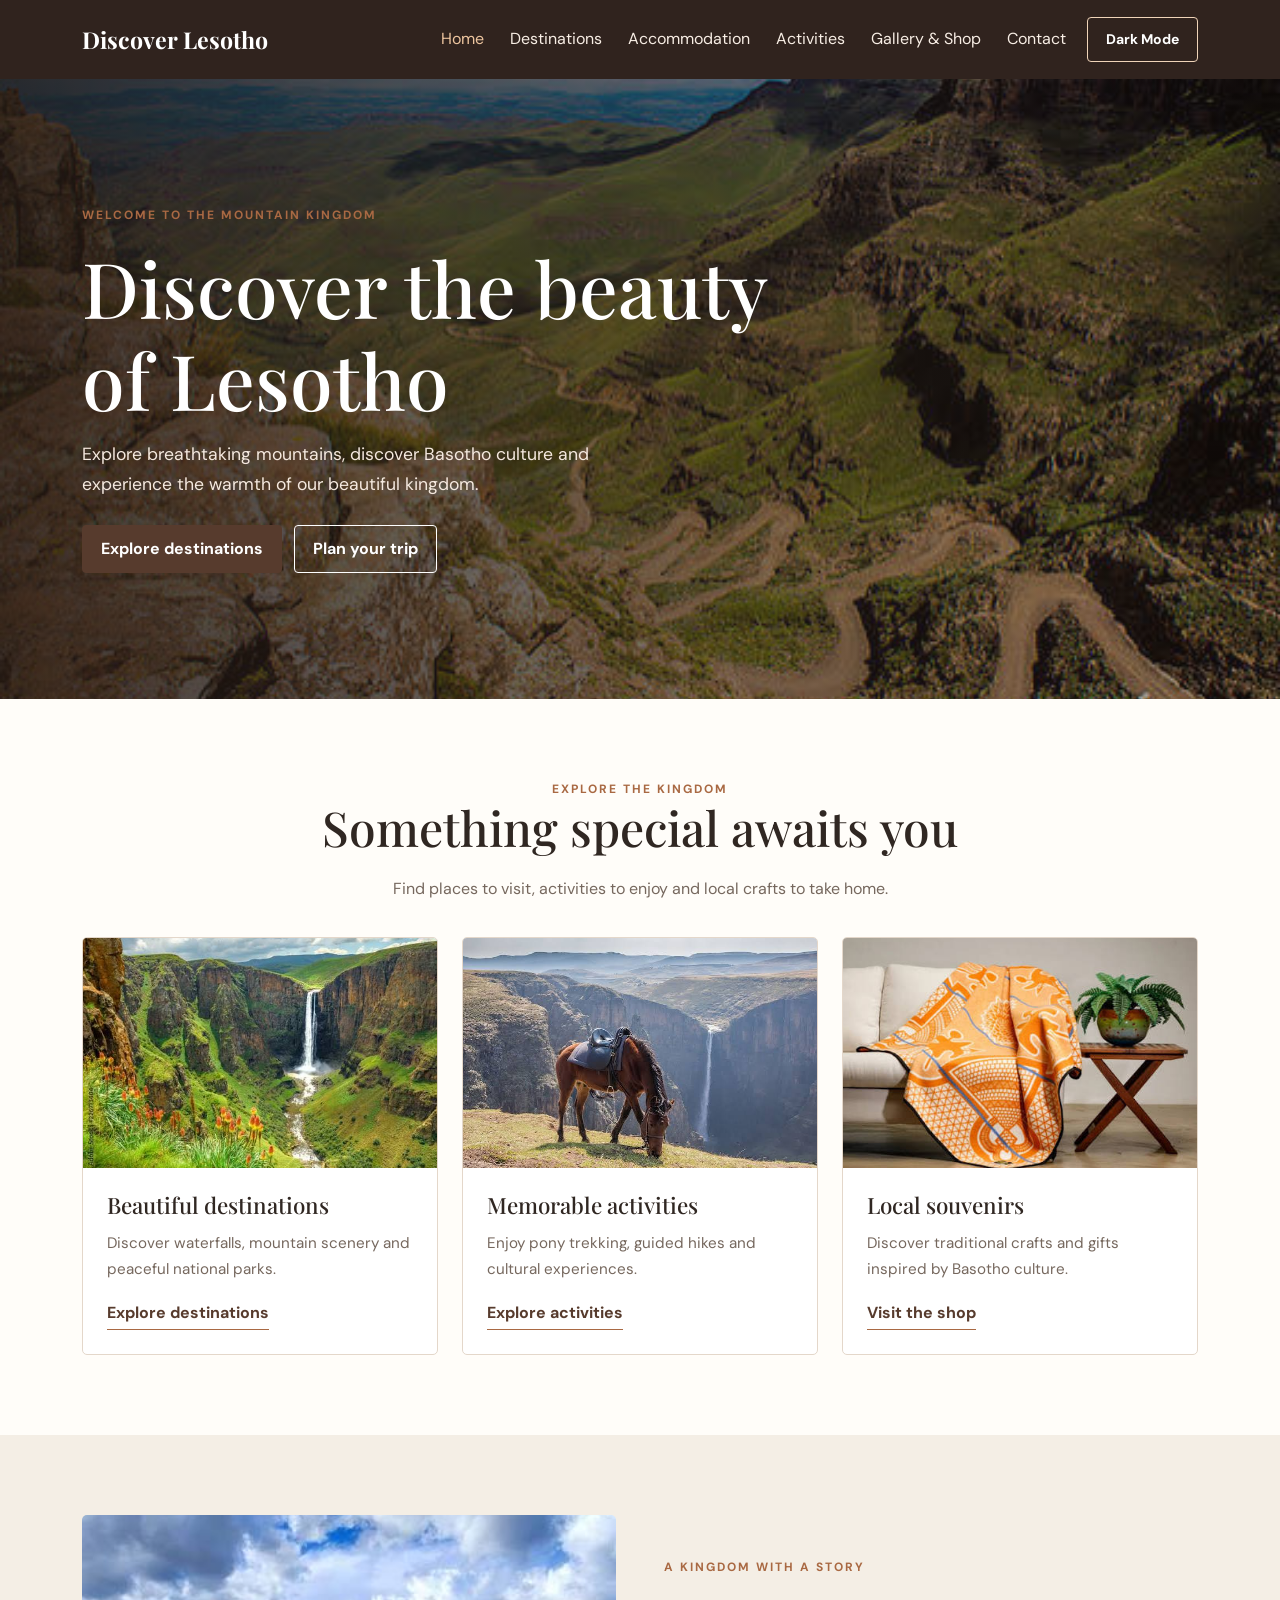
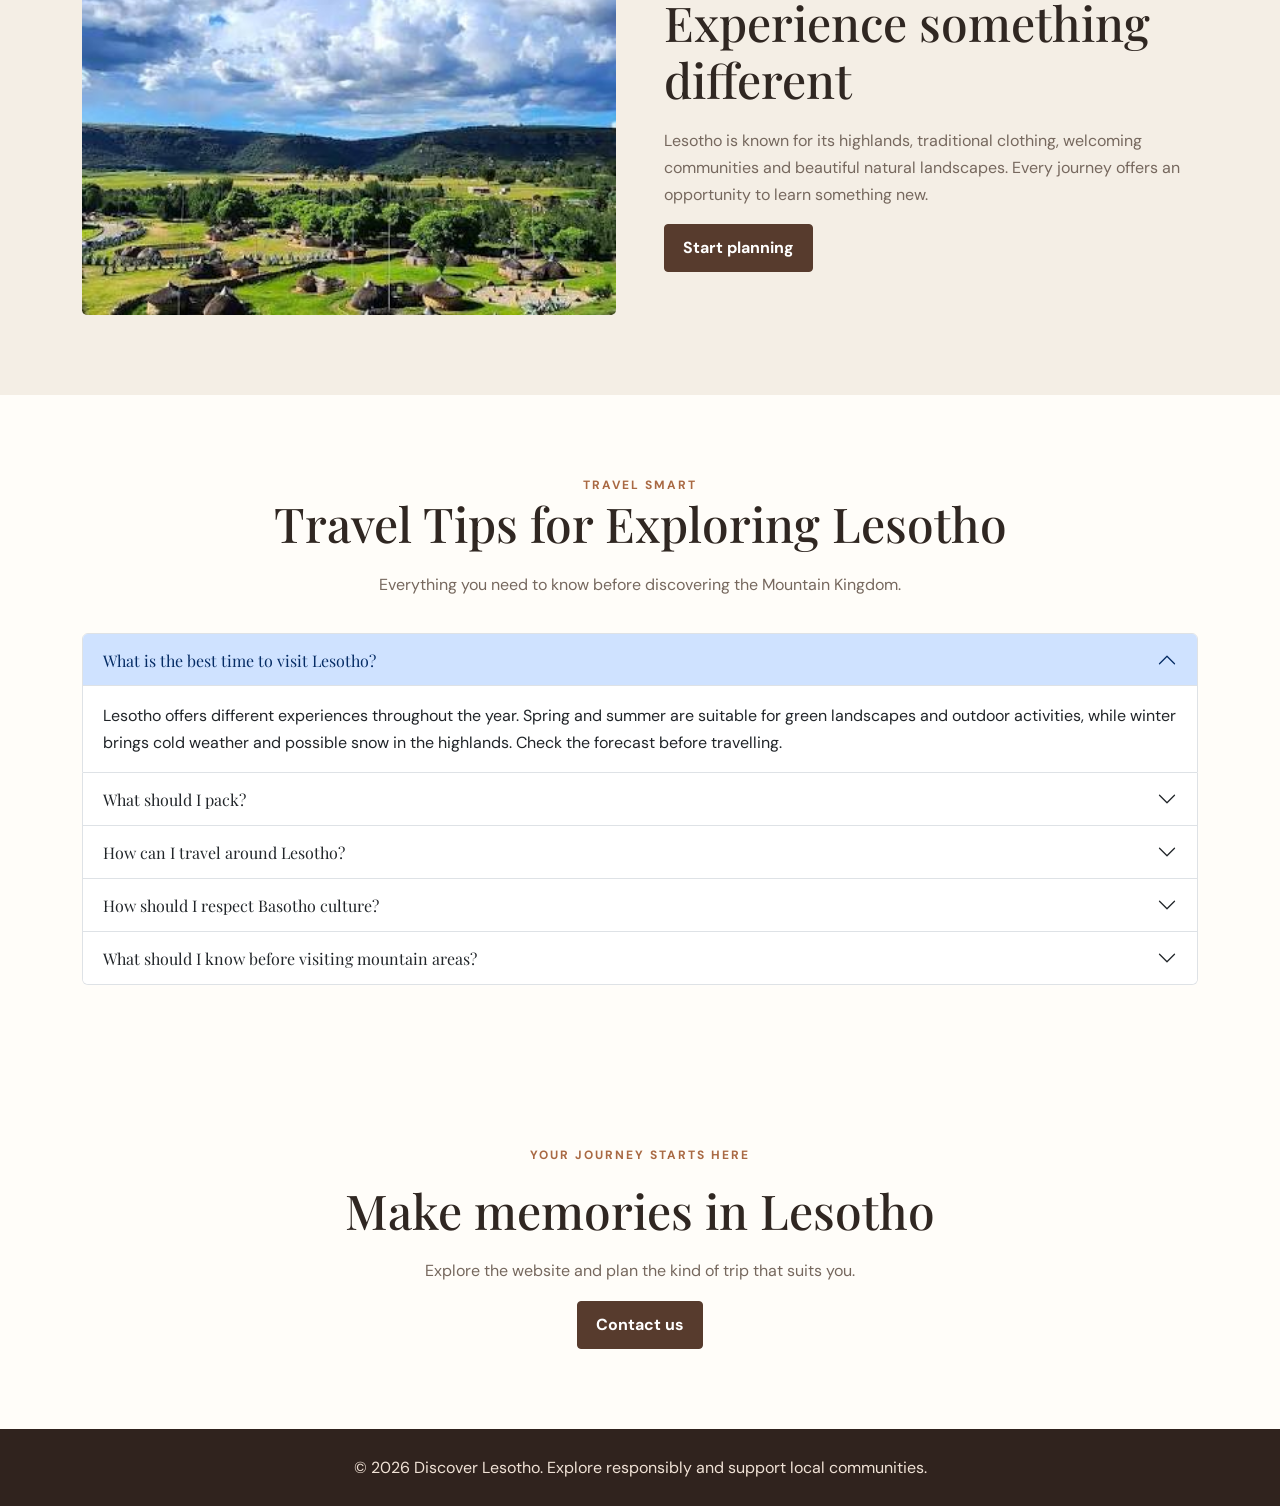
<file: index.html>
<!DOCTYPE html>
<html lang="en">
<head>
    <meta charset="UTF-8">
    <meta name="viewport" content="width=device-width, initial-scale=1.0">
    <title>Discover Lesotho/home</title>

    <link href="https://cdn.jsdelivr.net/npm/bootstrap@5.3.3/dist/css/bootstrap.min.css" rel="stylesheet">
    <link href="https://fonts.googleapis.com/css2?family=DM+Sans:wght@400;500;700&family=Playfair+Display:wght@600;700&display=swap" rel="stylesheet">
    <link rel="stylesheet" href="css/style.css">
</head>
<body>

<header>
    <nav class="navbar navbar-expand-lg navbar-dark site-nav">
        <div class="container">
            <a class="navbar-brand" href="index.html">Discover Lesotho</a>

            <button class="navbar-toggler" type="button"
                data-bs-toggle="collapse" data-bs-target="#mainNav"
                aria-label="Open navigation">
                <span class="navbar-toggler-icon"></span>
            </button>

            <div class="collapse navbar-collapse" id="mainNav">
                <ul class="navbar-nav ms-auto">
                    <li class="nav-item"><a class="nav-link active" href="index.html">Home</a></li>
                    <li class="nav-item"><a class="nav-link" href="destinations.html">Destinations</a></li>
                    <li class="nav-item"><a class="nav-link" href="accommodation.html">Accommodation</a></li>
                    <li class="nav-item"><a class="nav-link" href="activities.html">Activities</a></li>
                    <li class="nav-item"><a class="nav-link" href="gallery.html">Gallery & Shop</a></li>
                    <li class="nav-item"><a class="nav-link" href="contact.html">Contact</a></li>
                    <li class="nav-item"><button id="themeToggle" class="btn btn-sm theme-button">Dark Mode</button></li>
                </ul>
            </div>
        </div>
    </nav>
</header>

<main>
    <section class="hero">
        <div class="container hero-content">
            <p class="eyebrow">WELCOME TO THE MOUNTAIN KINGDOM</p>
            <h1>Discover the beauty of Lesotho</h1>
            <p class="hero-text">
                Explore breathtaking mountains, discover Basotho culture
                and experience the warmth of our beautiful kingdom.
            </p>
            <a href="destinations.html" class="btn brown-button">Explore destinations</a>
            <a href="contact.html" class="btn light-button">Plan your trip</a>
        </div>
    </section>

    <section class="section-padding">
        <div class="container">
            <div class="section-heading">
                <p class="eyebrow">EXPLORE THE KINGDOM</p>
                <h2>Something special awaits you</h2>
                <p>Find places to visit, activities to enjoy and local crafts to take home.</p>
            </div>

            <div class="row g-4">
                <div class="col-md-4">
                    <article class="site-card">
                        <img src="images/maletsunyane.jpg" alt="Maletsunyane Falls in Lesotho">
                        <div class="card-body">
                            <h3>Beautiful destinations</h3>
                            <p>Discover waterfalls, mountain scenery and peaceful national parks.</p>
                            <a href="destinations.html" class="text-link">Explore destinations</a>
                        </div>
                    </article>
                </div>

                <div class="col-md-4">
                    <article class="site-card">
                        <img src="images/pony-trekking.jpg" alt="Basotho pony trekking in the highlands">
                        <div class="card-body">
                            <h3>Memorable activities</h3>
                            <p>Enjoy pony trekking, guided hikes and cultural experiences.</p>
                            <a href="activities.html" class="text-link">Explore activities</a>
                        </div>
                    </article>
                </div>

                <div class="col-md-4">
                    <article class="site-card">
                        <img src="images/basotho-blanket.jpg" alt="Traditional Basotho blanket">
                        <div class="card-body">
                            <h3>Local souvenirs</h3>
                            <p>Discover traditional crafts and gifts inspired by Basotho culture.</p>
                            <a href="gallery.html" class="text-link">Visit the shop</a>
                        </div>
                    </article>
                </div>
            </div>
        </div>
    </section>

    <section class="welcome-section">
        <div class="container">
            <div class="row align-items-center g-5">
                <div class="col-md-6">
                    <img src="images/village.jpg" class="wide-photo" alt="A village surrounded by Lesotho mountains">
                </div>
                <div class="col-md-6">
                    <p class="eyebrow">A KINGDOM WITH A STORY</p>
                    <h2>Experience something different</h2>
                    <p>
                        Lesotho is known for its highlands, traditional clothing,
                        welcoming communities and beautiful natural landscapes.
                        Every journey offers an opportunity to learn something new.
                    </p>
                    <a href="contact.html" class="btn brown-button">Start planning</a>
                </div>
            </div>
        </div>
    </section> 
    <!-- Travel Tips Accordion Section -->
<section class="section-padding travel-tips">
    <div class="container">

        <div class="section-heading">
            <p class="eyebrow">TRAVEL SMART</p>
            <h2>Travel Tips for Exploring Lesotho</h2>
            <p>
                Everything you need to know before discovering
                the Mountain Kingdom.
            </p>
        </div>

        <div class="accordion travel-accordion" id="travelTipsAccordion">

        
            <div class="accordion-item">
                <h3 class="accordion-header" id="headingWeather">
                    <button class="accordion-button" type="button"
                        data-bs-toggle="collapse"
                        data-bs-target="#weather"
                        aria-expanded="true"
                        aria-controls="weather">
                        What is the best time to visit Lesotho?
                    </button>
                </h3>

                <div id="weather"
                    class="accordion-collapse collapse show"
                    aria-labelledby="headingWeather"
                    data-bs-parent="#travelTipsAccordion">

                    <div class="accordion-body">
                        Lesotho offers different experiences throughout
                        the year. Spring and summer are suitable for
                        green landscapes and outdoor activities, while
                        winter brings cold weather and possible snow
                        in the highlands. Check the forecast before
                        travelling.
                    </div>
                </div>
            </div>

            
            <div class="accordion-item">
                <h3 class="accordion-header" id="headingClothing">
                    <button class="accordion-button collapsed" type="button"
                        data-bs-toggle="collapse"
                        data-bs-target="#clothing"
                        aria-expanded="false"
                        aria-controls="clothing">
                        What should I pack?
                    </button>
                </h3>

                <div id="clothing"
                    class="accordion-collapse collapse"
                    aria-labelledby="headingClothing"
                    data-bs-parent="#travelTipsAccordion">

                    <div class="accordion-body">
                        Pack comfortable walking shoes, warm clothing,
                        sunscreen, a hat and a waterproof jacket.
                        Temperatures can change quickly, especially
                        in mountainous areas.
                    </div>
                </div>
            </div>

            
            <div class="accordion-item">
                <h3 class="accordion-header" id="headingTransport">
                    <button class="accordion-button collapsed" type="button"
                        data-bs-toggle="collapse"
                        data-bs-target="#transport"
                        aria-expanded="false"
                        aria-controls="transport">
                        How can I travel around Lesotho?
                    </button>
                </h3>

                <div id="transport"
                    class="accordion-collapse collapse"
                    aria-labelledby="headingTransport"
                    data-bs-parent="#travelTipsAccordion">

                    <div class="accordion-body">
                        Visitors can use taxis, arrange private transport
                        or drive where road conditions allow. For remote
                        mountain destinations, plan your route in advance
                        and check whether a suitable vehicle is needed.
                    </div>
                </div>
            </div>

            
            <div class="accordion-item">
                <h3 class="accordion-header" id="headingCulture">
                    <button class="accordion-button collapsed" type="button"
                        data-bs-toggle="collapse"
                        data-bs-target="#culture"
                        aria-expanded="false"
                        aria-controls="culture">
                        How should I respect Basotho culture?
                    </button>
                </h3>

                <div id="culture"
                    class="accordion-collapse collapse"
                    aria-labelledby="headingCulture"
                    data-bs-parent="#travelTipsAccordion">

                    <div class="accordion-body">
                        Greet people politely, respect local customs
                        and ask permission before photographing people.
                        Support local businesses and treat cultural
                        sites with care.
                    </div>
                </div>
            </div>

        
            <div class="accordion-item">
                <h3 class="accordion-header" id="headingSafety">
                    <button class="accordion-button collapsed" type="button"
                        data-bs-toggle="collapse"
                        data-bs-target="#safety"
                        aria-expanded="false"
                        aria-controls="safety">
                        What should I know before visiting mountain areas?
                    </button>
                </h3>

                <div id="safety"
                    class="accordion-collapse collapse"
                    aria-labelledby="headingSafety"
                    data-bs-parent="#travelTipsAccordion">

                    <div class="accordion-body">
                        Check weather and road conditions before departure.
                        Carry drinking water, a charged phone and essential
                        supplies. Tell someone your route if hiking, and
                        consider a local guide for unfamiliar trails.
                    </div>
                </div>
            </div>

        </div>
    </div>
</section>

    <section class="section-padding">
        <div class="container text-center">
            <p class="eyebrow">YOUR JOURNEY STARTS HERE</p>
            <h2>Make memories in Lesotho</h2>
            <p>Explore the website and plan the kind of trip that suits you.</p>
            <a href="contact.html" class="btn brown-button">Contact us</a>
        </div>
    </section>
</main>

<footer class="site-footer">
    <div class="container">
        <p>© 2026 Discover Lesotho. Explore responsibly and support local communities.</p>
    </div>
</footer>

<script src="https://cdn.jsdelivr.net/npm/bootstrap@5.3.3/dist/js/bootstrap.bundle.min.js"></script>
<script src="js/script.js"></script>
</body>
</html>
</file>
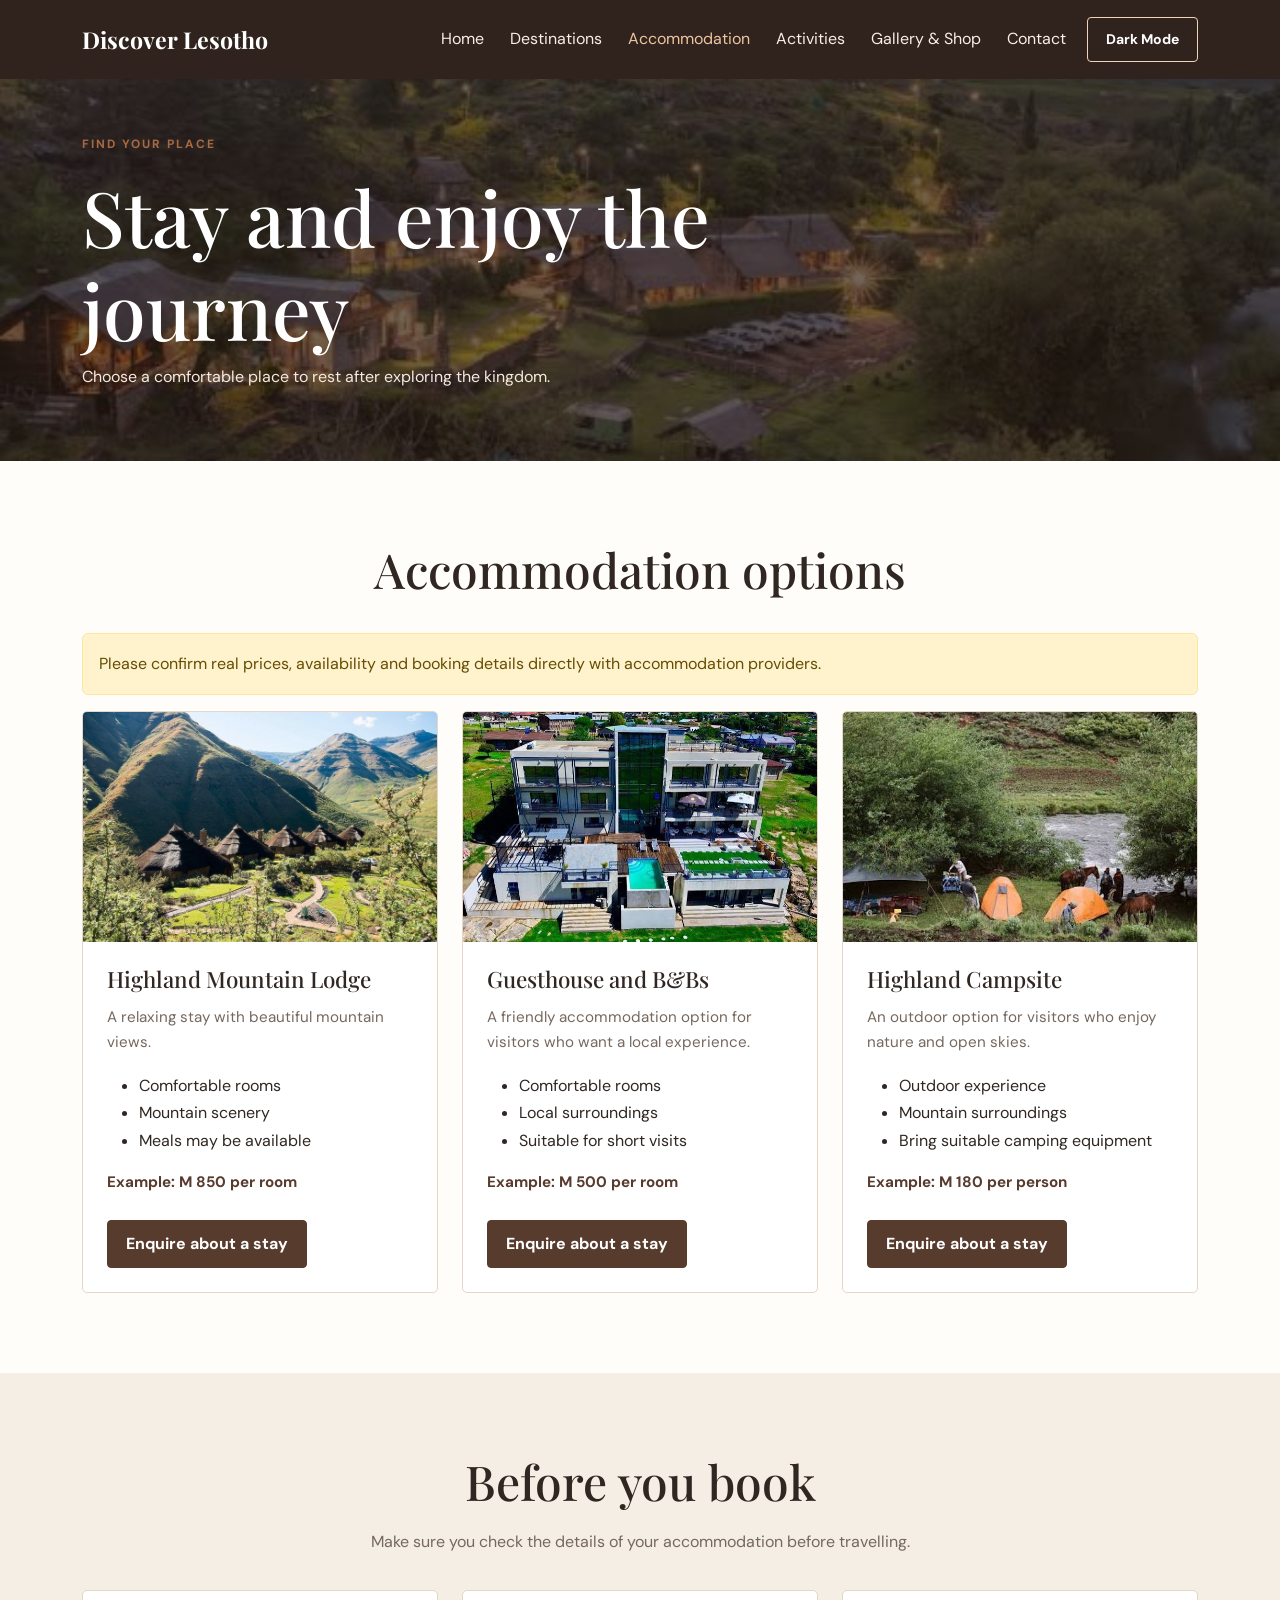
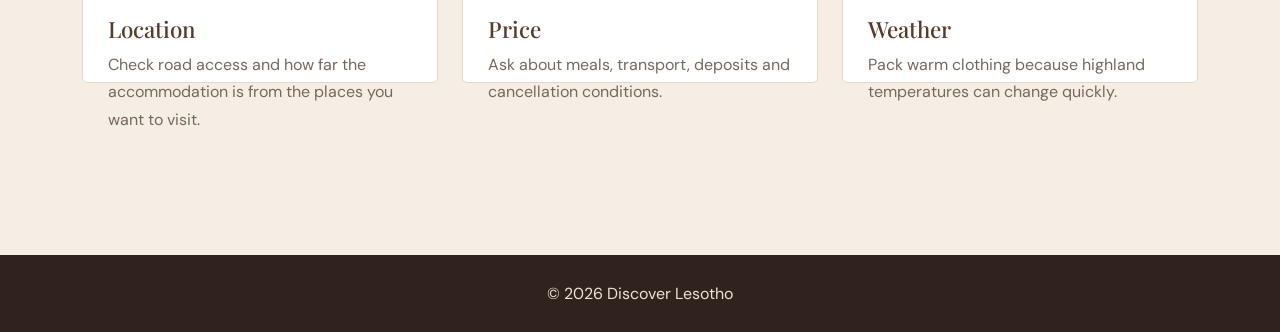
<file: accommodation.html>
<!DOCTYPE html>
<html lang="en">
<head>
<meta charset="UTF-8">
<meta name="viewport" content="width=device-width, initial-scale=1.0">
<title> Discover Lesotho/Accommodation </title>
<link href="https://cdn.jsdelivr.net/npm/bootstrap@5.3.3/dist/css/bootstrap.min.css" rel="stylesheet">
<link href="https://fonts.googleapis.com/css2?family=DM+Sans:wght@400;500;700&family=Playfair+Display:wght@600;700&display=swap" rel="stylesheet">
<link rel="stylesheet" href="css/style.css">
</head>
<body>

<header>
<nav class="navbar navbar-expand-lg navbar-dark site-nav">
<div class="container">
<a class="navbar-brand" href="index.html">Discover Lesotho</a>
<button class="navbar-toggler" data-bs-toggle="collapse" data-bs-target="#mainNav" aria-label="Open navigation">
<span class="navbar-toggler-icon"></span></button>
<div class="collapse navbar-collapse" id="mainNav">
<ul class="navbar-nav ms-auto">
<li class="nav-item"><a class="nav-link" href="index.html">Home</a></li>
<li class="nav-item"><a class="nav-link" href="destinations.html">Destinations</a></li>
<li class="nav-item"><a class="nav-link active" href="accommodation.html">Accommodation</a></li>
<li class="nav-item"><a class="nav-link" href="activities.html">Activities</a></li>
<li class="nav-item"><a class="nav-link" href="gallery.html">Gallery & Shop</a></li>
<li class="nav-item"><a class="nav-link" href="contact.html">Contact</a></li>
<li class="nav-item"><button id="themeToggle" class="btn btn-sm theme-button">Dark Mode</button></li>
</ul>
</div></div></nav>
</header>

<main>
<section class="page-banner accommodation-banner">
<div class="container">
<p class="eyebrow">FIND YOUR PLACE</p>
<h1>Stay and enjoy the journey</h1>
<p>Choose a comfortable place to rest after exploring the kingdom.</p>
</div>
</section>

<section class="section-padding">
<div class="container">
<div class="section-heading">
<h2>Accommodation options</h2>

</div>

<div class="alert alert-warning" role="alert">
Please confirm real prices, availability and booking details directly with accommodation providers.
</div>

<div class="row g-4">

<div class="col-md-6 col-lg-4">
<article class="site-card">
<img src="images/mountain-lodge.jpg" alt="Mountain lodge surrounded by nature">
<div class="card-body">
<h3>Highland Mountain Lodge</h3>
<p>A relaxing stay with beautiful mountain views.</p>
<ul>
<li>Comfortable rooms</li>
<li>Mountain scenery</li>
<li>Meals may be available</li>
</ul>
<p class="price">Example: M 850 per room</p>
<a href="contact.html" class="btn brown-button">Enquire about a stay</a>
</div></article>
</div>

<div class="col-md-6 col-lg-4">
<article class="site-card">
<img src="images/guesthouse.jpg" alt="Comfortable guesthouse room">
<div class="card-body">
<h3>Guesthouse and B&Bs</h3>
<p>A friendly accommodation option for visitors who want a local experience.</p>
<ul>
<li>Comfortable rooms</li>
<li>Local surroundings</li>
<li>Suitable for short visits</li>
</ul>
<p class="price">Example: M 500 per room</p>
<a href="contact.html" class="btn brown-button">Enquire about a stay</a>
</div></article>
</div>

<div class="col-md-6 col-lg-4">
<article class="site-card">
<img src="images/campsite.jpg" alt="Camping area in the mountains">
<div class="card-body">
<h3>Highland Campsite</h3>
<p>An outdoor option for visitors who enjoy nature and open skies.</p>
<ul>
<li>Outdoor experience</li>
<li>Mountain surroundings</li>
<li>Bring suitable camping equipment</li>
</ul>
<p class="price">Example: M 180 per person</p>
<a href="contact.html" class="btn brown-button">Enquire about a stay</a>
</div></article>
</div>

</div>
</div>
</section>

<section class="welcome-section">
<div class="container">
<div class="section-heading">
<h2>Before you book</h2>
<p>Make sure you check the details of your accommodation before travelling.</p>
</div>
<div class="row g-4">
<div class="col-md-4"><article class="info-card"><h3>Location</h3><p>Check road access and how far the accommodation is from the places you want to visit.</p></article></div>
<div class="col-md-4"><article class="info-card"><h3>Price</h3><p>Ask about meals, transport, deposits and cancellation conditions.</p></article></div>
<div class="col-md-4"><article class="info-card"><h3>Weather</h3><p>Pack warm clothing because highland temperatures can change quickly.</p></article></div>
</div>
</div>
</section>
</main>

<footer class="site-footer"><div class="container"><p>© 2026 Discover Lesotho</p></div></footer>
<script src="https://cdn.jsdelivr.net/npm/bootstrap@5.3.3/dist/js/bootstrap.bundle.min.js"></script>
<script src="js/script.js"></script>
</body>
</html>
</file>
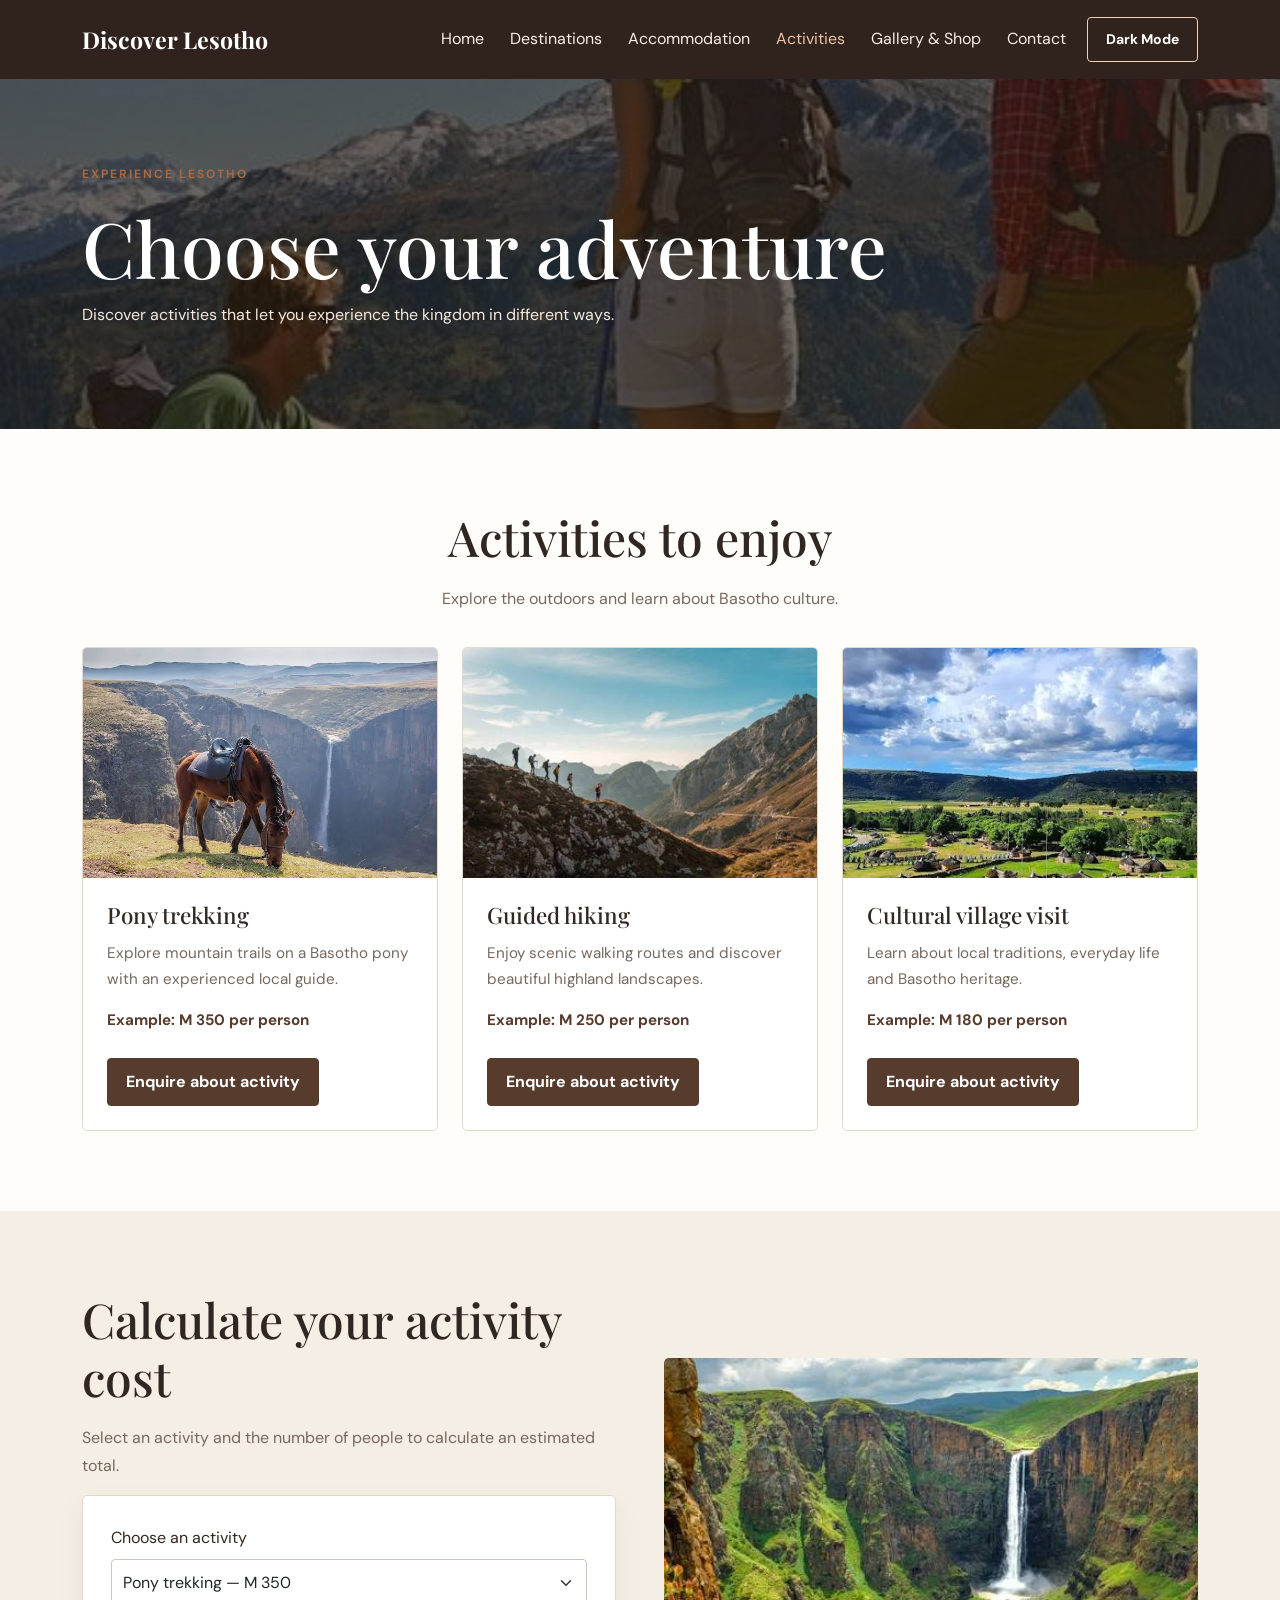
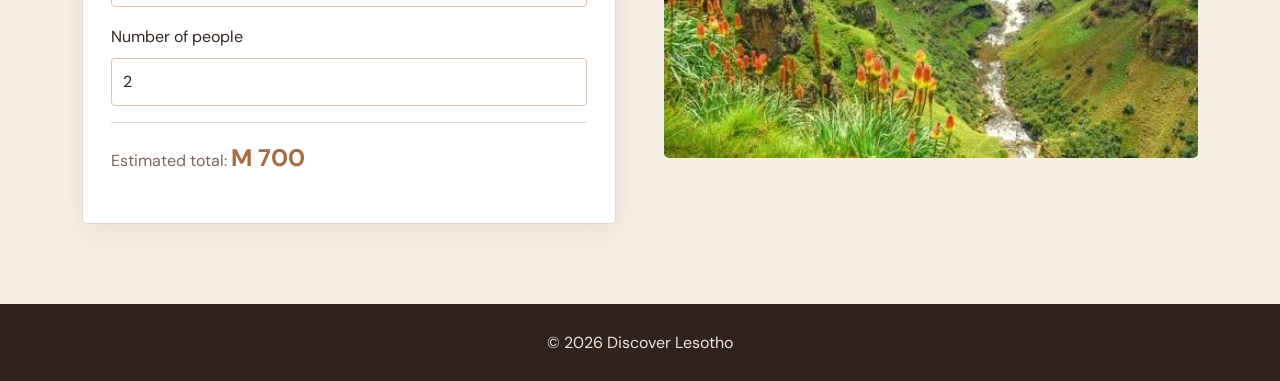
<file: activities.html>
<!DOCTYPE html>
<html lang="en">
<head>
<meta charset="UTF-8">
<meta name="viewport" content="width=device-width, initial-scale=1.0">
<title> Discover Lesotho/Activities </title>
<link href="https://cdn.jsdelivr.net/npm/bootstrap@5.3.3/dist/css/bootstrap.min.css" rel="stylesheet">
<link href="https://fonts.googleapis.com/css2?family=DM+Sans:wght@400;500;700&family=Playfair+Display:wght@600;700&display=swap" rel="stylesheet">
<link rel="stylesheet" href="css/style.css">
</head>
<body>

<header>
<nav class="navbar navbar-expand-lg navbar-dark site-nav">
<div class="container">
<a class="navbar-brand" href="index.html">Discover Lesotho</a>
<button class="navbar-toggler" data-bs-toggle="collapse" data-bs-target="#mainNav" aria-label="Open navigation"><span class="navbar-toggler-icon"></span></button>
<div class="collapse navbar-collapse" id="mainNav">
<ul class="navbar-nav ms-auto">
<li class="nav-item"><a class="nav-link" href="index.html">Home</a></li>
<li class="nav-item"><a class="nav-link" href="destinations.html">Destinations</a></li>
<li class="nav-item"><a class="nav-link" href="accommodation.html">Accommodation</a></li>
<li class="nav-item"><a class="nav-link active" href="activities.html">Activities</a></li>
<li class="nav-item"><a class="nav-link" href="gallery.html">Gallery & Shop</a></li>
<li class="nav-item"><a class="nav-link" href="contact.html">Contact</a></li>
<li class="nav-item"><button id="themeToggle" class="btn btn-sm theme-button">Dark Mode</button></li>
</ul>
</div></div></nav>
</header>

<main>
<section class="page-banner activities-banner">
<div class="container">
<p class="eyebrow">EXPERIENCE LESOTHO</p>
<h1>Choose your adventure</h1>
<p>Discover activities that let you experience the kingdom in different ways.</p>
</div>
</section>

<section class="section-padding">
<div class="container">
<div class="section-heading">
<h2>Activities to enjoy</h2>
<p>Explore the outdoors and learn about Basotho culture.</p>
</div>

<div class="row g-4">
<div class="col-md-6 col-lg-4">
<article class="site-card">
<img src="images/pony-trekking.jpg" alt="Pony trekking through the mountains">
<div class="card-body">
<h3>Pony trekking</h3>
<p>Explore mountain trails on a Basotho pony with an experienced local guide.</p>
<p class="price">Example: M 350 per person</p>
<button class="btn brown-button activity-book" data-activity="Pony trekking">Enquire about activity</button>
</div></article>
</div>

<div class="col-md-6 col-lg-4">
<article class="site-card">
<img src="images/hiking.jpg" alt="Hikers on a mountain trail">
<div class="card-body">
<h3>Guided hiking</h3>
<p>Enjoy scenic walking routes and discover beautiful highland landscapes.</p>
<p class="price">Example: M 250 per person</p>
<button class="btn brown-button activity-book" data-activity="Guided hiking">Enquire about activity</button>
</div></article>
</div>

<div class="col-md-6 col-lg-4">
<article class="site-card">
<img src="images/village.jpg" alt="Village in the Lesotho highlands">
<div class="card-body">
<h3>Cultural village visit</h3>
<p>Learn about local traditions, everyday life and Basotho heritage.</p>
<p class="price">Example: M 180 per person</p>
<button class="btn brown-button activity-book" data-activity="Cultural village visit">Enquire about activity</button>
</div></article>
</div>
</div>
</div>
</section>

<section class="welcome-section">
<div class="container">
<div class="row g-5 align-items-center">
<div class="col-lg-6">
<h2>Calculate your activity cost</h2>
<p>Select an activity and the number of people to calculate an estimated total.</p>

<div class="calculator-panel">
<label for="activityType" class="form-label">Choose an activity</label>
<select id="activityType" class="form-select mb-3">
<option value="350">Pony trekking — M 350</option>
<option value="250">Guided hiking — M 250</option>
<option value="180">Cultural village visit — M 180</option>
</select>

<label for="peopleCount" class="form-label">Number of people</label>
<input type="number" id="peopleCount" class="form-control mb-3" min="1" max="30" value="2">

<p class="calc-total">Estimated total: <strong id="activityTotal">M 700</strong></p>
</div>
</div>

<div class="col-lg-6">
<img src="images/maletsunyane.jpg" class="wide-photo" alt="Mountain scenery near Maletsunyane Falls">
</div>
</div>
</div>
</section>
</main>

<footer class="site-footer"><div class="container"><p>© 2026 Discover Lesotho</p></div></footer>
<script src="https://cdn.jsdelivr.net/npm/bootstrap@5.3.3/dist/js/bootstrap.bundle.min.js"></script>
<script src="js/script.js"></script>
</body>
</html>
</file>
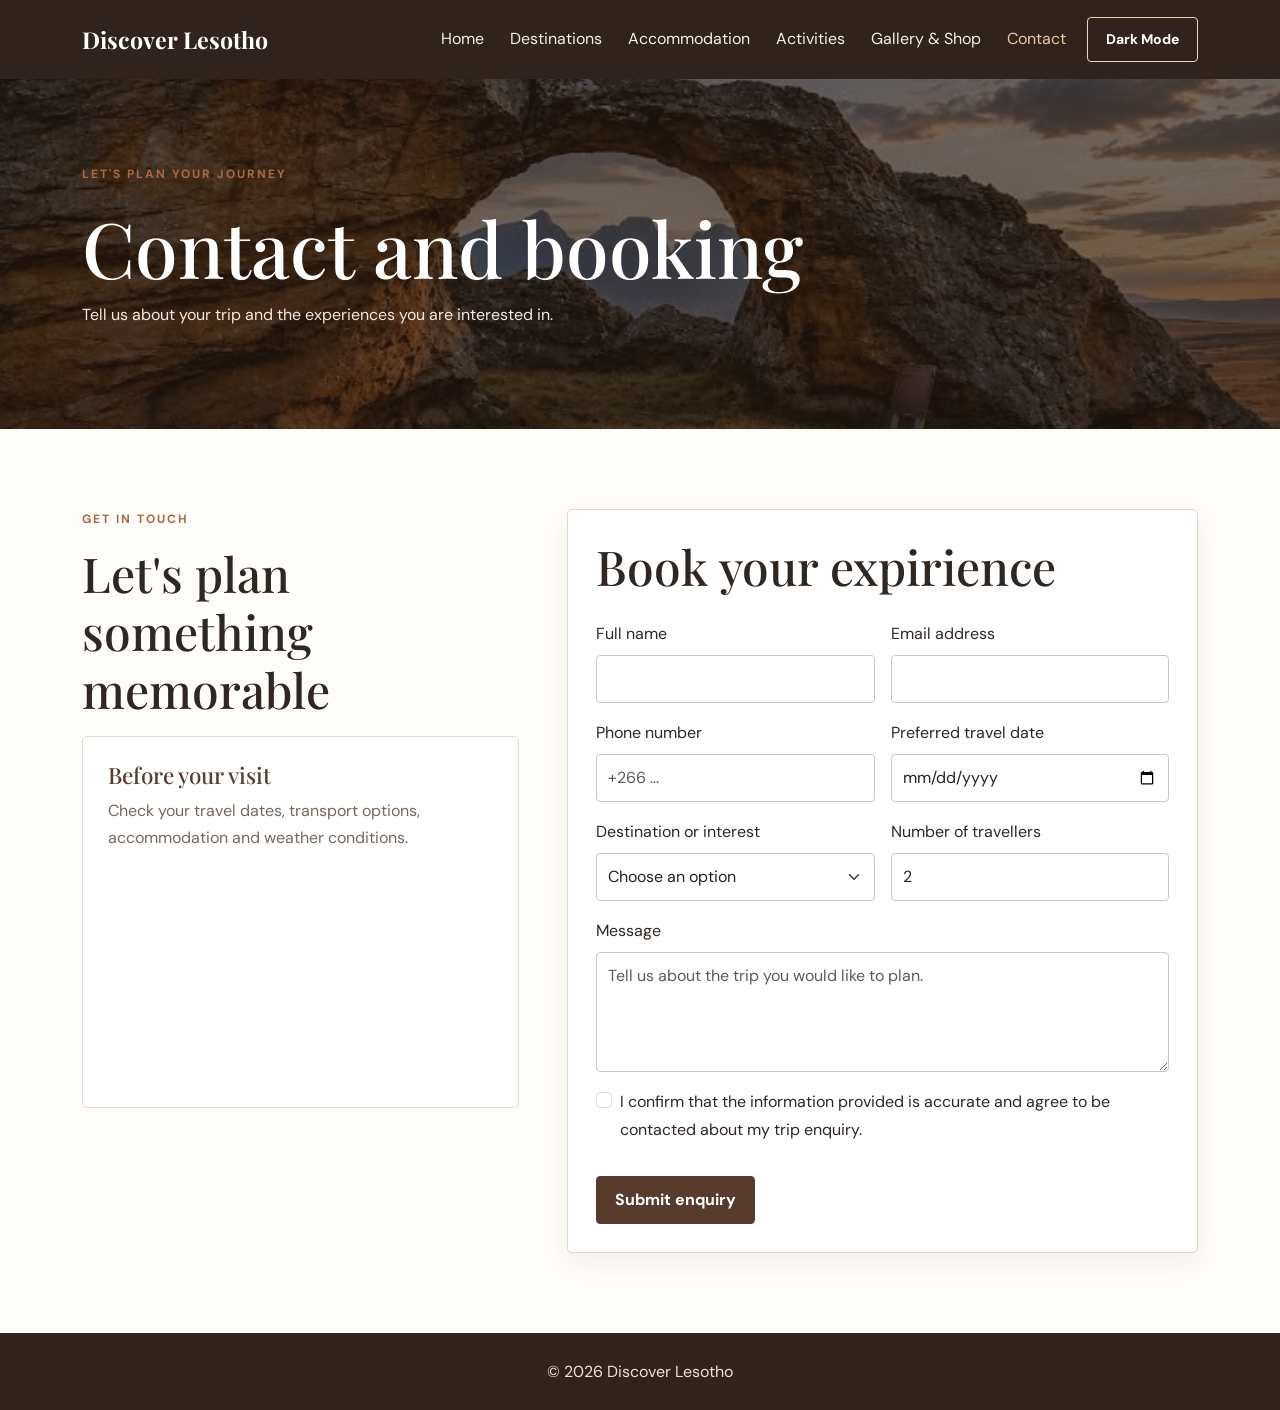
<file: contact.html>
<!DOCTYPE html>
<html lang="en">
<head>
<meta charset="UTF-8">
<meta name="viewport" content="width=device-width, initial-scale=1.0">
<title>Discover Lesotho/Contact and Booking</title>
<link href="https://cdn.jsdelivr.net/npm/bootstrap@5.3.3/dist/css/bootstrap.min.css" rel="stylesheet">
<link href="https://fonts.googleapis.com/css2?family=DM+Sans:wght@400;500;700&family=Playfair+Display:wght@600;700&display=swap" rel="stylesheet">
<link rel="stylesheet" href="css/style.css">
</head>
<body>

<header>
<nav class="navbar navbar-expand-lg navbar-dark site-nav">
<div class="container">
<a class="navbar-brand" href="index.html">Discover Lesotho</a>
<button class="navbar-toggler" data-bs-toggle="collapse" data-bs-target="#mainNav" aria-label="Open navigation"><span class="navbar-toggler-icon"></span></button>
<div class="collapse navbar-collapse" id="mainNav">
<ul class="navbar-nav ms-auto">
<li class="nav-item"><a class="nav-link" href="index.html">Home</a></li>
<li class="nav-item"><a class="nav-link" href="destinations.html">Destinations</a></li>
<li class="nav-item"><a class="nav-link" href="accommodation.html">Accommodation</a></li>
<li class="nav-item"><a class="nav-link" href="activities.html">Activities</a></li>
<li class="nav-item"><a class="nav-link" href="gallery.html">Gallery & Shop</a></li>
<li class="nav-item"><a class="nav-link active" href="contact.html">Contact</a></li>
<li class="nav-item"><button id="themeToggle" class="btn btn-sm theme-button">Dark Mode</button></li>
</ul>
</div></div></nav>
</header>

<main>
<section class="page-banner contact-banner">
<div class="container">
<p class="eyebrow">LET'S PLAN YOUR JOURNEY</p>
<h1>Contact and booking</h1>
<p>Tell us about your trip and the experiences you are interested in.</p>
</div>
</section>

<section class="section-padding">
<div class="container">
<div class="row g-5">
<div class="col-lg-5">
<p class="eyebrow">GET IN TOUCH</p>
<h2>Let's plan something memorable</h2>


<div class="info-card mb-3">
<h3>Before your visit</h3>
<p>Check your travel dates, transport options, accommodation and weather conditions.</p>
</div>


</div>

<div class="col-lg-7">
<form id="bookingForm" class="form-panel">
<h2 class="mb-4">Book your expirience</h2>

<div class="row g-3">
<div class="col-md-6">
<label for="fullName" class="form-label">Full name</label>
<input type="text" id="fullName" class="form-control" required minlength="2" autocomplete="name">
</div>

<div class="col-md-6">
<label for="email" class="form-label">Email address</label>
<input type="email" id="email" class="form-control" required autocomplete="email">
</div>

<div class="col-md-6">
<label for="phone" class="form-label">Phone number</label>
<input type="tel" id="phone" class="form-control" required pattern="[0-9+() -]{7,20}" placeholder="+266 ...">
</div>

<div class="col-md-6">
<label for="tripDate" class="form-label">Preferred travel date</label>
<input type="date" id="tripDate" class="form-control" required>
</div>

<div class="col-md-6">
<label for="destination" class="form-label">Destination or interest</label>
<select id="destination" class="form-select" required>
<option value="">Choose an option</option>
<option>Maletsunyane Falls</option>
<option>Katse Dam</option>
<option>Ts'ehlanyane National Park</option>
<option>Morija</option>
<option>Pony trekking</option>
<option>Guided hiking</option>
<option>Cultural village visit</option>
<option>Not sure yet</option>
</select>
</div>

<div class="col-md-6">
<label for="travellers" class="form-label">Number of travellers</label>
<input type="number" id="travellers" class="form-control" min="1" max="30" value="2" required>
</div>

<div class="col-12">
<label for="message" class="form-label">Message</label>
<textarea id="message" class="form-control" rows="4" minlength="10" required placeholder="Tell us about the trip you would like to plan."></textarea>
</div>

<div class="col-12">
<div class="form-check">
<input type="checkbox" id="agree" class="form-check-input" required>
<label for="agree" class="form-check-label">
I confirm that the information provided is accurate and agree to be contacted about my trip enquiry.
</label>
</div>
</div>

<div class="col-12">
<div id="bookingMessage" class="form-message" role="status" aria-live="polite"></div>
<button type="submit" class="btn brown-button">Submit enquiry</button>
</div>
</div>
</form>
</div>
</div>
</div>
</section>
</main>

<footer class="site-footer"><div class="container"><p>© 2026 Discover Lesotho</p></div></footer>
<script src="https://cdn.jsdelivr.net/npm/bootstrap@5.3.3/dist/js/bootstrap.bundle.min.js"></script>
<script src="js/script.js"></script>
</body>
</html>
</file>
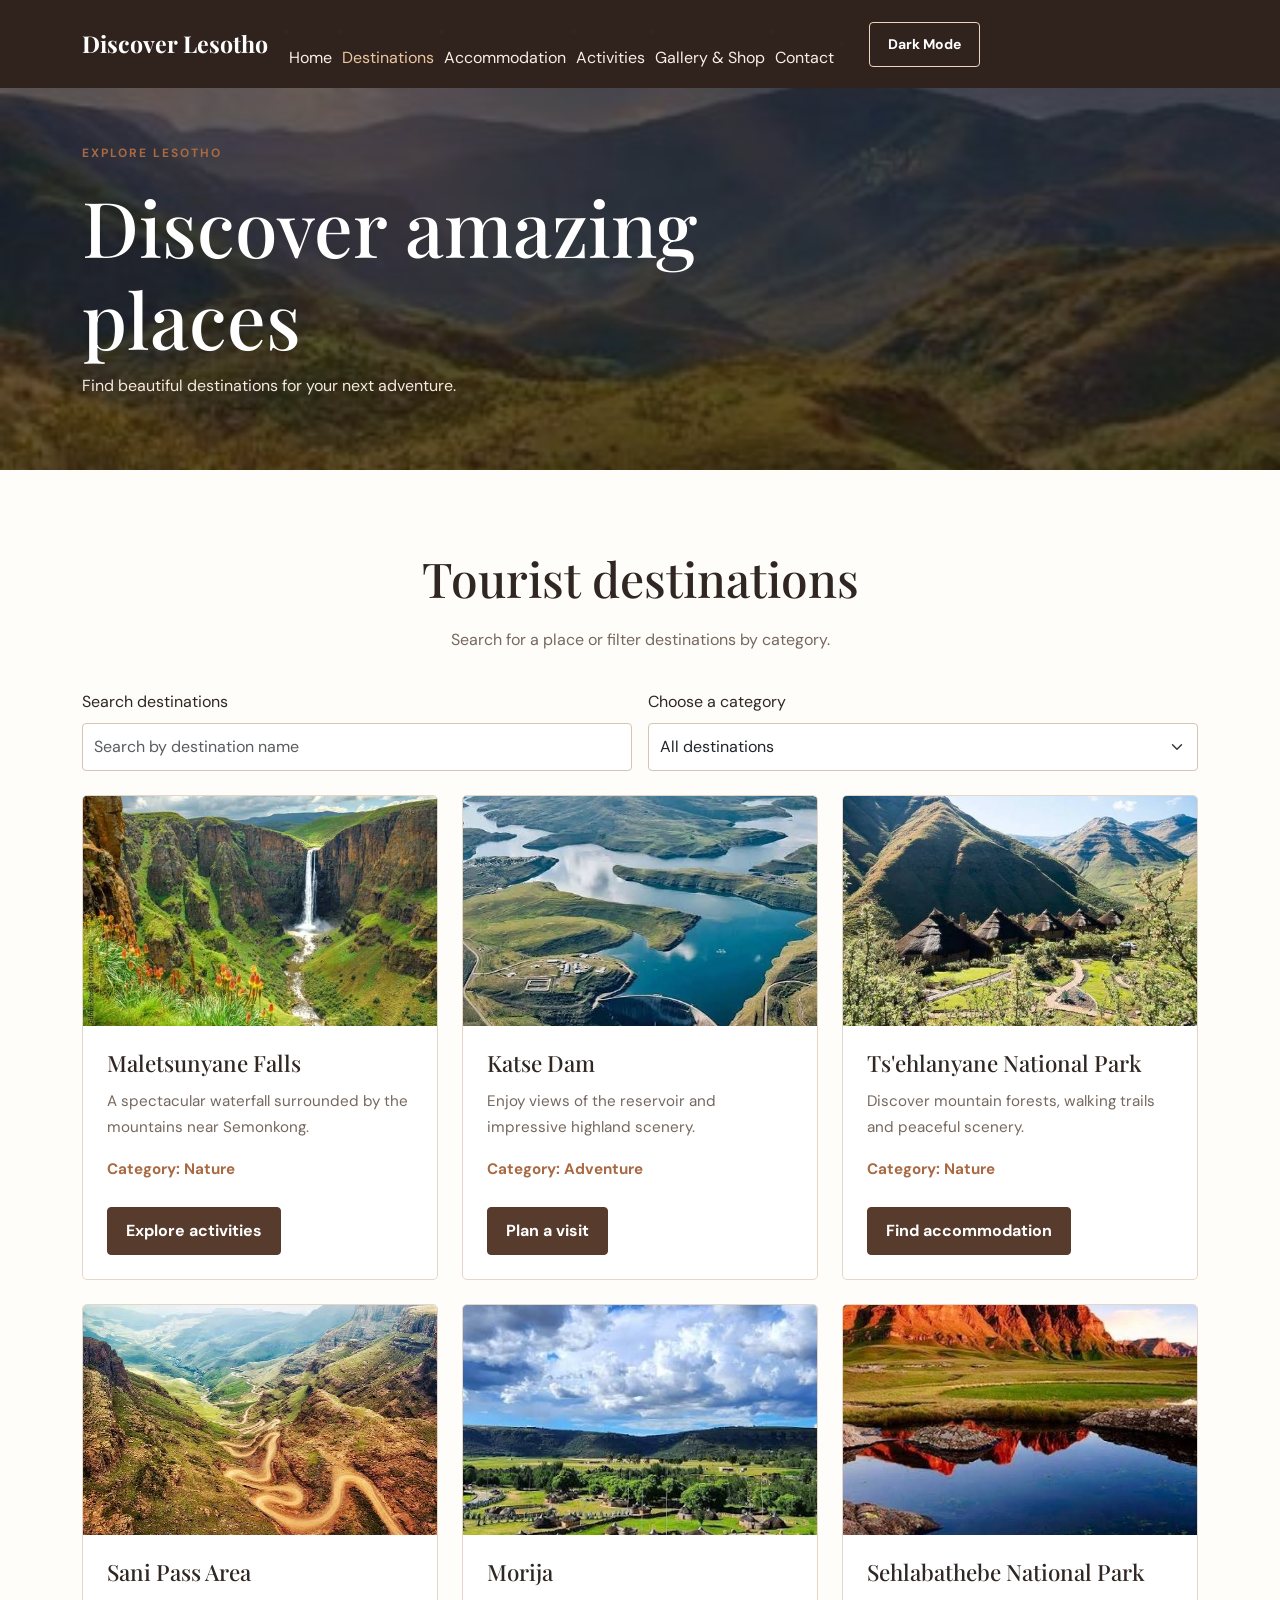
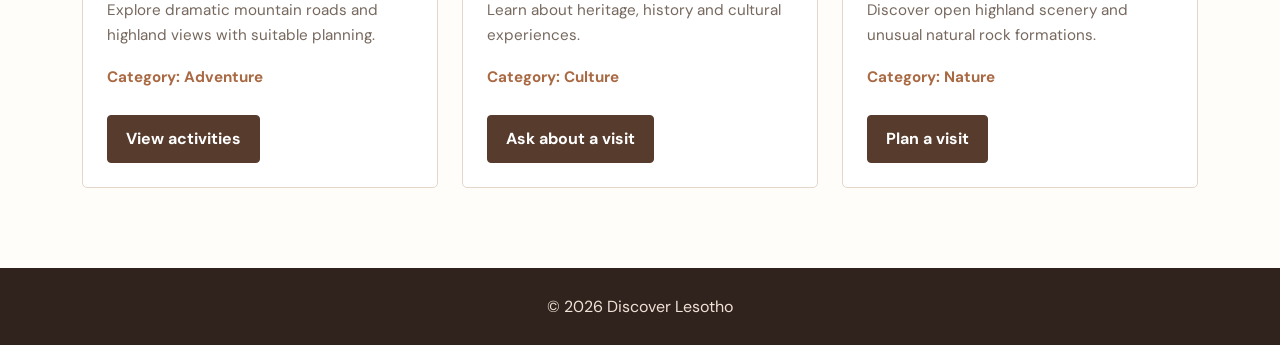
<file: destinations.html>
<!DOCTYPE html>
<html lang="en">
<head>
    <meta charset="UTF-8">
    <meta name="viewport" content="width=device-width, initial-scale=1.0">
    <title> Discover Lesotho/Destinations </title>
    <link href="https://cdn.jsdelivr.net/npm/bootstrap@5.3.3/dist/css/bootstrap.min.css" rel="stylesheet">
    <link href="https://fonts.googleapis.com/css2?family=DM+Sans:wght@400;500;700&family=Playfair+Display:wght@600;700&display=swap" rel="stylesheet">
    <link rel="stylesheet" href="css/style.css">
</head>
<body>

<header>
<nav class="navbar navbar-expand-lg navbar-dark site-nav">
<div class="container">
<a class="navbar-brand" href="index.html">Discover Lesotho</a>
<button class="navbar-toggler" data-bs-toggle="collapse" data-bs-target="#mainNav" aria-label="Open navigation">
<span class="navbar-toggler-icon"></span></button>
<div class="collapse navbar-collapse" id="mainNav">
<li class="nav-item"><a class="nav-link" href="index.html">Home</a></li>
<li class="nav-item"><a class="nav-link active" href="destinations.html">Destinations</a></li>
<li class="nav-item"><a class="nav-link" href="accommodation.html">Accommodation</a></li>
<li class="nav-item"><a class="nav-link" href="activities.html">Activities</a></li>
<li class="nav-item"><a class="nav-link" href="gallery.html">Gallery & Shop</a></li>
<li class="nav-item"><a class="nav-link" href="contact.html">Contact</a></li>
<li class="nav-item"><button id="themeToggle" class="btn btn-sm theme-button">Dark Mode</button></li>
</ul>
</div></div></nav>
</header>

<main>
<section class="page-banner destinations-banner">
<div class="container">
<p class="eyebrow">EXPLORE LESOTHO</p>
<h1>Discover amazing places</h1>
<p>Find beautiful destinations for your next adventure.</p>
</div>
</section>

<section class="section-padding">
<div class="container">
<div class="section-heading">
<h2>Tourist destinations</h2>
<p>Search for a place or filter destinations by category.</p>
</div>

<div class="row g-3 mb-4">
<div class="col-md-6">
<label for="destinationSearch" class="form-label">Search destinations</label>
<input type="search" id="destinationSearch" class="form-control" placeholder="Search by destination name">
</div>
<div class="col-md-6">
<label for="destinationFilter" class="form-label">Choose a category</label>
<select id="destinationFilter" class="form-select">
<option value="all">All destinations</option>
<option value="nature">Nature</option>
<option value="culture">Culture</option>
<option value="adventure">Adventure</option>
</select>
</div>
</div>

<div class="row g-4" id="destinationGrid">

<div class="col-md-6 col-lg-4 destination-item" data-category="nature" data-name="maletsunyane falls">
<article class="site-card">
<img src="images/maletsunyane.jpg" alt="Maletsunyane Falls">
<div class="card-body">
<h3>Maletsunyane Falls</h3>
<p>A spectacular waterfall surrounded by the mountains near Semonkong.</p>
<p class="small-label">Category: Nature</p>
<a href="activities.html" class="btn brown-button">Explore activities</a>
</div></article></div>

<div class="col-md-6 col-lg-4 destination-item" data-category="adventure" data-name="katse dam">
<article class="site-card">
<img src="images/katse-dam.jpg" alt="Katse Dam and surrounding mountains">
<div class="card-body">
<h3>Katse Dam</h3>
<p>Enjoy views of the reservoir and impressive highland scenery.</p>
<p class="small-label">Category: Adventure</p>
<a href="contact.html" class="btn brown-button">Plan a visit</a>
</div></article></div>

<div class="col-md-6 col-lg-4 destination-item" data-category="nature" data-name="ts ehlanyane national park">
<article class="site-card">
<img src="images/ts'ehlanyane.jpg" alt="Mountain forest in Ts'ehlanyane National Park">
<div class="card-body">
<h3>Ts'ehlanyane National Park</h3>
<p>Discover mountain forests, walking trails and peaceful scenery.</p>
<p class="small-label">Category: Nature</p>
<a href="accommodation.html" class="btn brown-button">Find accommodation</a>
</div></article></div>

<div class="col-md-6 col-lg-4 destination-item" data-category="adventure" data-name="sani pass">
<article class="site-card">
<img src="images/sani-pass.jpg" alt="Mountain road in the Sani Pass area">
<div class="card-body">
<h3>Sani Pass Area</h3>
<p>Explore dramatic mountain roads and highland views with suitable planning.</p>
<p class="small-label">Category: Adventure</p>
<a href="activities.html" class="btn brown-button">View activities</a>
</div></article></div>

<div class="col-md-6 col-lg-4 destination-item" data-category="culture" data-name="morija heritage">
<article class="site-card">
<img src="images/village.jpg" alt="Traditional village in Lesotho">
<div class="card-body">
<h3>Morija</h3>
<p>Learn about heritage, history and cultural experiences.</p>
<p class="small-label">Category: Culture</p>
<a href="contact.html" class="btn brown-button">Ask about a visit</a>
</div></article></div>

<div class="col-md-6 col-lg-4 destination-item" data-category="nature" data-name="sehlabathebe national park">
<article class="site-card">
<img src="images/sehlabathebe.jpg" alt="Open mountain landscape in Sehlabathebe National Park">
<div class="card-body">
<h3>Sehlabathebe National Park</h3>
<p>Discover open highland scenery and unusual natural rock formations.</p>
<p class="small-label">Category: Nature</p>
<a href="contact.html" class="btn brown-button">Plan a visit</a>
</div></article></div>

</div>
<p id="noDestinations" class="alert alert-warning d-none mt-4">No destinations match your search.</p>
</div>
</section>
</main>

<footer class="site-footer"><div class="container"><p>© 2026 Discover Lesotho</p></div></footer>
<script src="https://cdn.jsdelivr.net/npm/bootstrap@5.3.3/dist/js/bootstrap.bundle.min.js"></script>
<script src="js/script.js"></script>
</body>
</html>
</file>
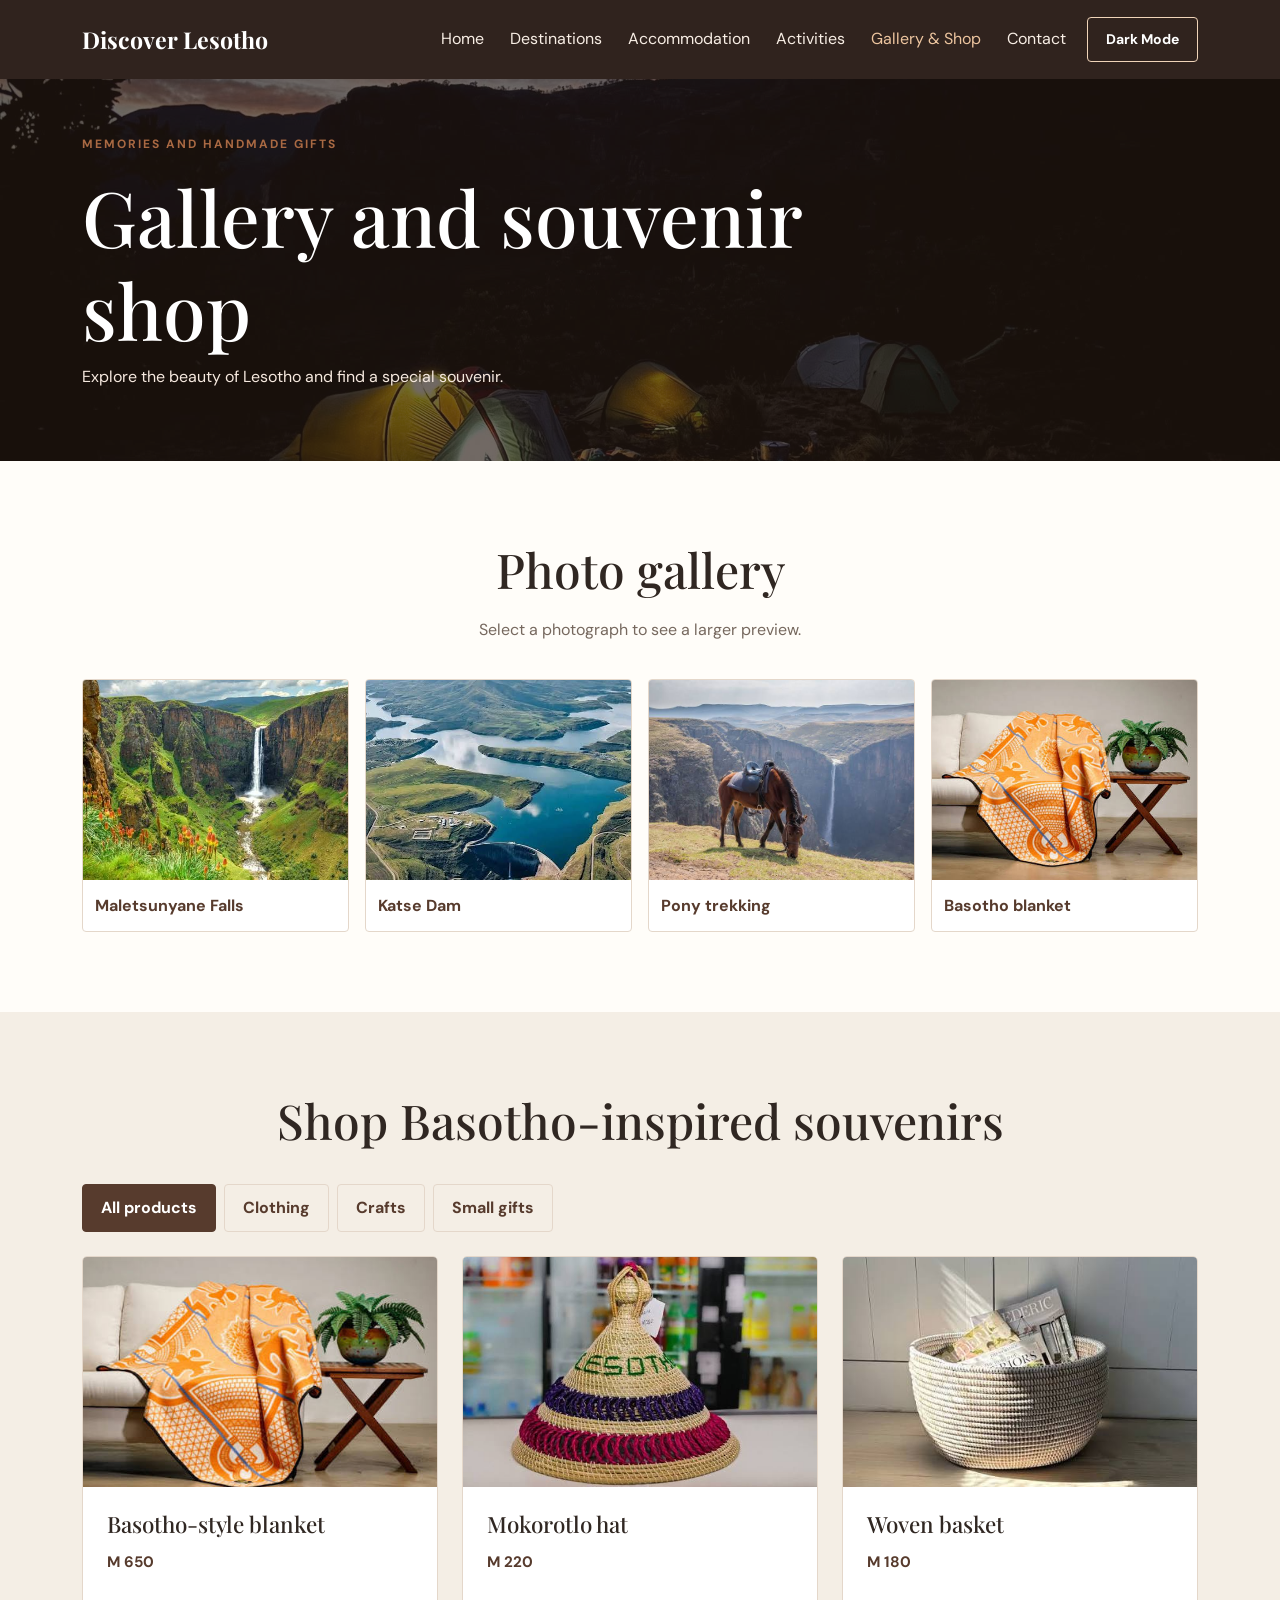
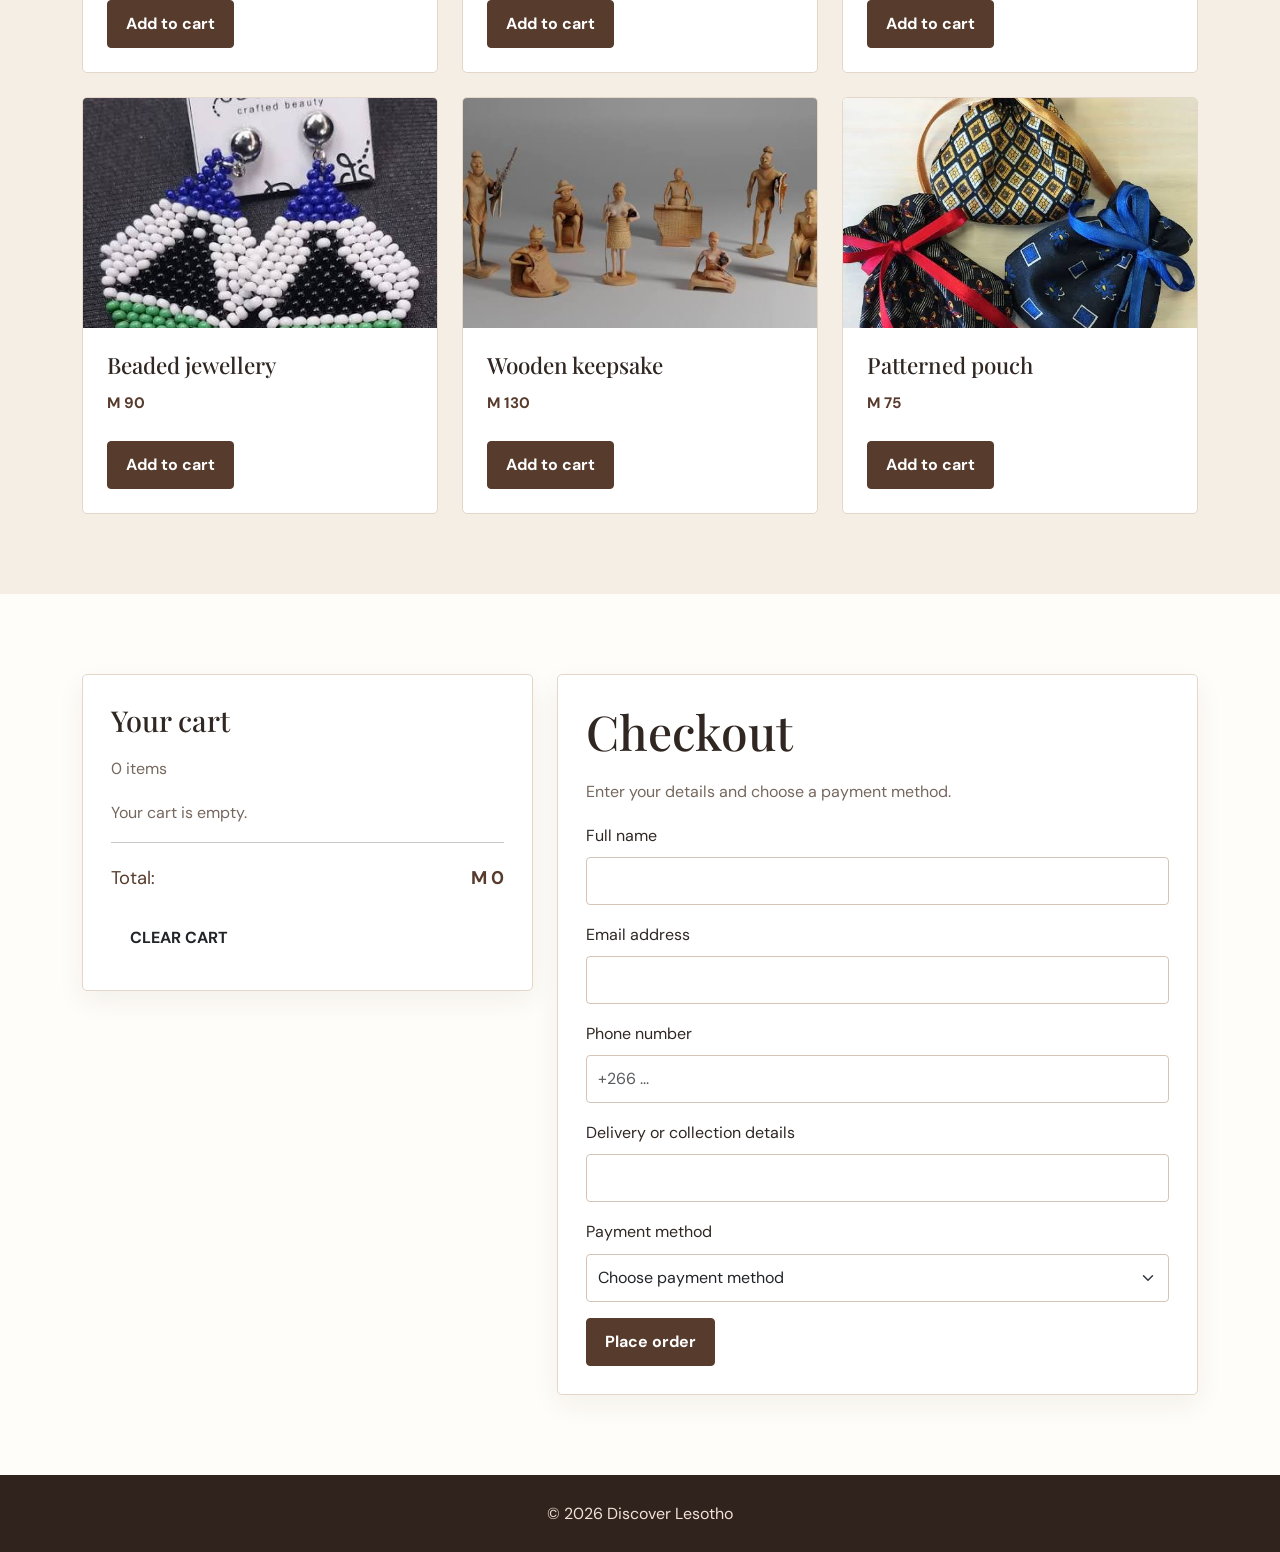
<file: gallery.html>
<!DOCTYPE html>
<html lang="en">
<head>
<meta charset="UTF-8">
<meta name="viewport" content="width=device-width, initial-scale=1.0">
<title>Discover Lesotho/Gallery & Souvenir Shop </title>
<link href="https://cdn.jsdelivr.net/npm/bootstrap@5.3.3/dist/css/bootstrap.min.css" rel="stylesheet">
<link href="https://fonts.googleapis.com/css2?family=DM+Sans:wght@400;500;700&family=Playfair+Display:wght@600;700&display=swap" rel="stylesheet">
<link rel="stylesheet" href="css/style.css">
</head>
<body>

<header>
<nav class="navbar navbar-expand-lg navbar-dark site-nav">
<div class="container">
<a class="navbar-brand" href="index.html">Discover Lesotho</a>
<button class="navbar-toggler" data-bs-toggle="collapse" data-bs-target="#mainNav" aria-label="Open navigation"><span class="navbar-toggler-icon"></span></button>
<div class="collapse navbar-collapse" id="mainNav">
<ul class="navbar-nav ms-auto">
<li class="nav-item"><a class="nav-link" href="index.html">Home</a></li>
<li class="nav-item"><a class="nav-link" href="destinations.html">Destinations</a></li>
<li class="nav-item"><a class="nav-link" href="accommodation.html">Accommodation</a></li>
<li class="nav-item"><a class="nav-link" href="activities.html">Activities</a></li>
<li class="nav-item"><a class="nav-link active" href="gallery.html">Gallery & Shop</a></li>
<li class="nav-item"><a class="nav-link" href="contact.html">Contact</a></li>
<li class="nav-item"><button id="themeToggle" class="btn btn-sm theme-button">Dark Mode</button></li>
</ul>
</div></div></nav>
</header>

<main>
<section class="page-banner gallery-banner">
<div class="container">
<p class="eyebrow">MEMORIES AND HANDMADE GIFTS</p>
<h1>Gallery and souvenir shop</h1>
<p>Explore the beauty of Lesotho and find a special souvenir.</p>
</div>
</section>

<section class="section-padding">
<div class="container">
<div class="section-heading">
<h2>Photo gallery</h2>
<p>Select a photograph to see a larger preview.</p>
</div>

<div class="row g-3">
<div class="col-6 col-md-3">
<button class="gallery-image" data-image="images/maletsunyane.jpg" data-caption="Maletsunyane Falls">
<img src="images/maletsunyane.jpg" alt="Maletsunyane Falls">
<span>Maletsunyane Falls</span>
</button>
</div>
<div class="col-6 col-md-3">
<button class="gallery-image" data-image="images/katse-dam.jpg" data-caption="Katse Dam">
<img src="images/katse-dam.jpg" alt="Katse Dam">
<span>Katse Dam</span>
</button>
</div>
<div class="col-6 col-md-3">
<button class="gallery-image" data-image="images/pony-trekking.jpg" data-caption="Pony trekking">
<img src="images/pony-trekking.jpg" alt="Pony trekking">
<span>Pony trekking</span>
</button>
</div>
<div class="col-6 col-md-3">
<button class="gallery-image" data-image="images/basotho-blanket.jpg" data-caption="Basotho blanket">
<img src="images/basotho-blanket.jpg" alt="Traditional Basotho blanket">
<span>Basotho blanket</span>
</button>
</div>
</div>
</div>
</section>

<section class="section-padding welcome-section">
<div class="container">
<div class="section-heading">
<h2>Shop Basotho-inspired souvenirs</h2>
</div>

<div class="filter-buttons mb-4">
<button class="btn filter-button active" data-shop-filter="all">All products</button>
<button class="btn filter-button" data-shop-filter="clothing">Clothing</button>
<button class="btn filter-button" data-shop-filter="crafts">Crafts</button>
<button class="btn filter-button" data-shop-filter="gifts">Small gifts</button>
</div>

<div class="row g-4" id="shopGrid">

<div class="col-sm-6 col-lg-4 shop-item" data-category="clothing">
<article class="site-card">
<img src="images/basotho-blanket.jpg" alt="Basotho-style blanket">
<div class="card-body">
<h3>Basotho-style blanket</h3>
<p class="price">M 650</p>
<button class="btn brown-button add-cart" data-id="blanket" data-name="Basotho-style blanket" data-price="650">Add to cart</button>
</div></article>
</div>

<div class="col-sm-6 col-lg-4 shop-item" data-category="crafts">
<article class="site-card">
<img src="images/basotho hat.jpg" alt="Traditional Basotho mokorotlo hat">
<div class="card-body">
<h3>Mokorotlo hat</h3>
<p class="price">M 220</p>
<button class="btn brown-button add-cart" data-id="hat" data-name="Mokorotlo hat" data-price="220">Add to cart</button>
</div></article>
</div>

<div class="col-sm-6 col-lg-4 shop-item" data-category="crafts">
<article class="site-card">
<img src="images/woven basket.jpg" alt="Handwoven basket">
<div class="card-body">
<h3>Woven basket</h3>
<p class="price">M 180</p>
<button class="btn brown-button add-cart" data-id="basket" data-name="Woven basket" data-price="180">Add to cart</button>
</div></article>
</div>

<div class="col-sm-6 col-lg-4 shop-item" data-category="gifts">
<article class="site-card">
<img src="images/beaded-jewellery.jpg" alt="Beaded jewellery">
<div class="card-body">
<h3>Beaded jewellery</h3>
<p class="price">M 90</p>
<button class="btn brown-button add-cart" data-id="jewellery" data-name="Beaded jewellery" data-price="90">Add to cart</button>
</div></article>
</div>

<div class="col-sm-6 col-lg-4 shop-item" data-category="gifts">
<article class="site-card">
<img src="images/wood-carving.jpg" alt="Small wooden craft">
<div class="card-body">
<h3>Wooden keepsake</h3>
<p class="price">M 130</p>
<button class="btn brown-button add-cart" data-id="keepsake" data-name="Wooden keepsake" data-price="130">Add to cart</button>
</div></article>
</div>

<div class="col-sm-6 col-lg-4 shop-item" data-category="clothing">
<article class="site-card">
<img src="images/craft pouch.jpg" alt="Patterned fabric pouch">
<div class="card-body">
<h3>Patterned pouch</h3>
<p class="price">M 75</p>
<button class="btn brown-button add-cart" data-id="pouch" data-name="Patterned pouch" data-price="75">Add to cart</button>
</div></article>
</div>

</div>
</div>
</section>

<section class="section-padding">
<div class="container">
<div class="row g-4">
<div class="col-lg-5">
<div class="cart-panel">
<h2>Your cart</h2>
<p id="cartCount">0 items</p>
<div id="cartItems"><p>Your cart is empty.</p></div>
<hr>
<p class="cart-total">Total: <strong id="cartTotal">M 0</strong></p>
<button type="button" id="clearCart" class="btn btn-outline-brown">CLEAR CART</button>
</div>
</div>

<div class="col-lg-7" id="checkout">
<form id="checkoutForm" class="form-panel">
<h2>Checkout</h2>
<p>Enter your details and choose a payment method.</p>

<div class="mb-3">
<label for="buyerName" class="form-label">Full name</label>
<input type="text" id="buyerName" class="form-control" required minlength="2">
</div>

<div class="mb-3">
<label for="buyerEmail" class="form-label">Email address</label>
<input type="email" id="buyerEmail" class="form-control" required>
</div>

<div class="mb-3">
<label for="buyerPhone" class="form-label">Phone number</label>
<input type="tel" id="buyerPhone" class="form-control" required pattern="[0-9+() -]{7,20}" placeholder="+266 ...">
</div>

<div class="mb-3">
<label for="buyerAddress" class="form-label">Delivery or collection details</label>
<input type="text" id="buyerAddress" class="form-control" required>
</div>

<div class="mb-3">
<label for="paymentMethod" class="form-label">Payment method</label>
<select id="paymentMethod" class="form-select" required>
<option value="">Choose payment method</option>
<option value="Mobile money">Mobile money</option>
<option value="Card demo">Debit or credit card (demo only)</option>
<option value="Bank transfer">Bank transfer</option>
<option value="Collection">Pay on collection</option>
</select>
</div>


<div id="checkoutMessage" class="form-message" role="status" aria-live="polite"></div>
<button type="submit" class="btn brown-button">Place  order</button>
</form>
</div>
</div>
</div>
</section>

<div class="modal fade" id="galleryModal" tabindex="-1" aria-labelledby="galleryModalLabel" aria-hidden="true">
<div class="modal-dialog modal-dialog-centered modal-lg">
<div class="modal-content">
<div class="modal-header">
<h2 class="modal-title fs-5" id="galleryModalLabel">Photo preview</h2>
<button type="button" class="btn-close" data-bs-dismiss="modal" aria-label="Close"></button>
</div>
<div class="modal-body">
<img id="modalImage" class="modal-photo" src="images/maletsunyane.jpg" alt="Selected gallery photograph">
<p id="modalCaption"></p>
</div>
</div>
</div>
</div>

</main>

<footer class="site-footer"><div class="container"><p>© 2026 Discover Lesotho</p></div></footer>
<script src="https://cdn.jsdelivr.net/npm/bootstrap@5.3.3/dist/js/bootstrap.bundle.min.js"></script>
<script src="js/script.js"></script>
</body>
</html>
</file>
<file: css/style.css>
/*  Main colours and fonts */
:root {
    --brown: #573b2d;
    --dark-brown: #30231e;
    --copper: #a96943;
    --beige: #f4eee5;
    --white: #fffdf9;
    --text: #302722;
    --muted: #76685e;
    --border: #e4d7ca;
}

* {
    box-sizing: border-box;
}

html {
    scroll-behavior: smooth;
}

body {
    margin: 0;
    background-color: var(--white);
    color: var(--text);
    font-family: "DM Sans", sans-serif;
    line-height: 1.7;
}

h1, h2, h3, .navbar-brand {
    font-family: "Playfair Display", serif;
    line-height: 1.2;
}

h1 {
    font-size: clamp(2.5rem, 6vw, 4.8rem);
}

h2 {
    font-size: clamp(2rem, 4vw, 3rem);
    margin-bottom: 18px;
}

h3 {
    font-size: 1.4rem;
}

p {
    color: var(--muted);
}

img {
    max-width: 100%;
}

/* Navigation */

.site-nav {
    background-color: var(--dark-brown);
    padding: 17px 0;
}

.navbar-brand {
    color: white !important;
    font-size: 1.45rem;
    font-weight: 700;
}

.nav-link {
    color: #f8eee5 !important;
    margin: 0 5px;
    transition: color 0.3s;
}

.nav-link:hover,
.nav-link.active {
    color: #edc59f !important;
}

.theme-button {
    border: 1px solid #f0d4b9;
    color: white;
    margin-left: 8px;
}

.theme-button:hover {
    background-color: var(--copper);
    color: white;
}

/*  Homepage hero background */

.hero {
    min-height: 620px;
    display: flex;
    align-items: center;
    color: white;
    background-image:
        linear-gradient(
            90deg,
            rgba(35, 24, 18, 0.86),
            rgba(35, 24, 18, 0.35)
        ),
        url("../images/hero-lesotho.jpg");
    background-position: center;
    background-size: cover;
    background-repeat: no-repeat;
}

.hero-content {
    padding-top: 70px;
    padding-bottom: 70px;
}

.hero h1 {
    max-width: 750px;
    margin: 15px 0;
    color: white;
}

.hero-text {
    max-width: 580px;
    color: #f5e9df;
    font-size: 1.1rem;
    margin-bottom: 25px;
}

.eyebrow {
    color: var(--copper);
    font-weight: 700;
    letter-spacing: 2px;
    font-size: 0.75rem;
    text-transform: uppercase;
}

/*  Buttons */

.btn {
    border-radius: 4px;
    padding: 11px 18px;
    font-weight: 700;
    transition: 0.3s;
}

.brown-button {
    background-color: var(--brown);
    color: white;
    border: 1px solid var(--brown);
}

.brown-button:hover {
    background-color: var(--copper);
    color: white;
    border-color: var(--copper);
    transform: translateY(-2px);
}

.light-button {
    color: white;
    border: 1px solid white;
    margin-left: 8px;
}

.light-button:hover {
    color: var(--dark-brown);
    background-color: white;
}

/*  General sections */

.section-padding {
    padding: 80px 0;
}

.welcome-section {
    padding: 80px 0;
    background-color: var(--beige);
}

.section-heading {
    text-align: center;
    max-width: 750px;
    margin: 0 auto 35px;
}

.section-heading p {
    max-width: 650px;
    margin: 0 auto;
}

.wide-photo {
    width: 100%;
    height: 400px;
    object-fit: cover;
    border-radius: 5px;
}

.text-link {
    display: inline-block;
    color: var(--brown);
    font-weight: 700;
    text-decoration: none;
    border-bottom: 1px solid var(--copper);
    padding-bottom: 3px;
}

.text-link:hover {
    color: var(--copper);
}

/*  Page banner backgrounds */

.page-banner {
    min-height: 350px;
    display: flex;
    align-items: center;
    color: white;
    background-size: cover;
    background-position: center;
    position: relative;
}

.page-banner::before {
    content: "";
    position: absolute;
    inset: 0;
    background: rgba(38, 25, 18, 0.65);
}

.page-banner .container {
    position: relative;
    z-index: 1;
    padding-top: 55px;
    padding-bottom: 55px;
}

.page-banner h1 {
    color: white;
    max-width: 850px;
}

.page-banner p:not(.eyebrow) {
    color: #f6e9df;
    max-width: 650px;
}

.destinations-banner {
    background-image: url("../images/destinations-banner.jpg");
}

.accommodation-banner {
    background-image: url("../images/accommodation-banner.jpg");
}

.activities-banner {
    background-image: url("../images/activities-banner.jpg");
}

.gallery-banner {
    background-image: url("../images/gallery-banner.jpg");
}

.contact-banner {
    background-image: url("../images/contact-banner.jpg");
}

/*  Cards */

.site-card {
    height: 100%;
    overflow: hidden;
    background-color: white;
    border: 1px solid var(--border);
    border-radius: 5px;
    transition: transform 0.3s, box-shadow 0.3s;
}

.site-card:hover {
    transform: translateY(-5px);
    box-shadow: 0 12px 28px rgba(50, 30, 20, 0.12);
}

.site-card img {
    display: block;
    width: 100%;
    height: 230px;
    object-fit: cover;
}

.card-body {
    padding: 24px;
}

.card-body h3 {
    margin-bottom: 12px;
}

.card-body p {
    font-size: 0.95rem;
}

.card-body .btn {
    margin-top: 8px;
}

.small-label {
    color: var(--copper);
    font-weight: 700;
    font-size: 0.8rem;
}

.price {
    color: var(--brown) !important;
    font-size: 1.1rem;
    font-weight: 700;
}

/*  Informational cards */

.info-card {
    background-color: white;
    padding: 25px;
    border: 1px solid var(--border);
    border-radius: 5px;
    height: 50%;
}

.info-card h3 {
    color: var(--brown);
}

/*  Forms */

.form-panel,
.calculator-panel,
.cart-panel {
    padding: 28px;
    background-color: white;
    border: 1px solid var(--border);
    border-radius: 5px;
    box-shadow: 0 10px 28px rgba(50, 30, 20, 0.06);
}

.form-control,
.form-select {
    padding: 11px;
    border: 1px solid #d5c5b6;
    border-radius: 4px;
}

.form-control:focus,
.form-select:focus {
    border-color: var(--copper);
    box-shadow: 0 0 0 0.2rem rgba(169, 105, 67, 0.15);
}

.form-message {
    margin-bottom: 15px;
    font-weight: 700;
}

.form-message.success {
    color: #26713d;
}

.form-message.error {
    color: #a13e2d;
}

/*  Destination filters */

.filter-buttons {
    display: flex;
    flex-wrap: wrap;
    gap: 8px;
}

.filter-button {
    color: var(--brown);
    background-color: transparent;
    border: 1px solid var(--border);
}

.filter-button:hover,
.filter-button.active {
    color: white;
    background-color: var(--brown);
    border-color: var(--brown);
}

/*  Gallery */

.gallery-image {
    display: block;
    width: 100%;
    padding: 0;
    border: 1px solid var(--border);
    background-color: white;
    text-align: left;
    overflow: hidden;
    border-radius: 4px;
}

.gallery-image img {
    width: 100%;
    height: 200px;
    object-fit: cover;
    transition: transform 0.3s;
}

.gallery-image:hover img {
    transform: scale(1.04);
}

.gallery-image span {
    display: block;
    padding: 12px;
    font-weight: 700;
    color: var(--brown);
}

.modal-photo {
    width: 100%;
    max-height: 70vh;
    object-fit: contain;
}

/* Shopping basket */

.cart-panel h2 {
    font-size: 1.8rem;
}

.cart-item {
    display: flex;
    justify-content: space-between;
    gap: 12px;
    padding: 13px 0;
    border-bottom: 1px solid var(--border);
}

.cart-item button {
    color: #9b4b32;
    background: transparent;
    border: none;
    text-decoration: underline;
    cursor: pointer;
}

.cart-total {
    display: flex;
    justify-content: space-between;
    margin: 20px 0;
    color: var(--brown);
    font-size: 1.15rem;
}

/* Calculator */

.calc-total {
    padding-top: 15px;
    border-top: 1px solid var(--border);
}

.calc-total strong {
    color: var(--copper);
    font-size: 1.5rem;
}

/*  Footer */

.site-footer {
    background-color: var(--dark-brown);
    color: white;
    padding: 25px 0;
    text-align: center;
}

.site-footer p {
    margin: 0;
    color: #f0e2d6;
}

/*  Dark mode */

body.dark-mode {
    --white: #201a17;
    --beige: #2b211c;
    --text: #f6eee7;
    --muted: #d0bfb1;
    --border: #4d3b30;
    background-color: var(--white);
    color: var(--text);
}

body.dark-mode .site-card,
body.dark-mode .info-card,
body.dark-mode .form-panel,
body.dark-mode .calculator-panel,
body.dark-mode .cart-panel,
body.dark-mode .gallery-image {
    background-color: #2b211c;
    color: var(--text);
    border-color: var(--border);
}

body.dark-mode .gallery-image span,
body.dark-mode .price,
body.dark-mode .text-link {
    color: #edc59f !important;
}

body.dark-mode .form-control,
body.dark-mode .form-select {
    color: var(--text);
    background-color: #201a17;
    border-color: #665040;
}

body.dark-mode .form-control::placeholder {
    color: #b9a79a;
}

body.dark-mode .btn-outline-brown {
    color: #edc59f;
    border-color: #edc59f;


@media (max-width: 991px) {
    .navbar-nav {
        padding-top: 12px;
    }

    .nav-link {
        padding: 8px 0;
    }

    .theme-button {
        margin: 8px 0;
    }
}

@media (max-width: 767px) {
    .hero {
        min-height: 540px;
    }

    .hero-content {
        padding-top: 55px;
        padding-bottom: 55px;
    }

    .hero h1 {
        font-size: 2.8rem;
    }

    .section-padding,
    .welcome-section {
        padding: 55px 0;
    }

    .page-banner {
        min-height: 290px;
    }

    .page-banner h1 {
        font-size: 2.6rem;
    }

    .wide-photo {
        height: 290px;
    }

    .site-card img {
        height: 210px;
    }

    .form-panel,
    .calculator-panel,
    .cart-panel {
        padding: 20px;
    }

    .light-button {
        margin: 8px 0 0;
    }
}




.travel-tips {
    background-color: var(--page-background);
}

.travel-accordion {
    max-width: 850px;
    margin: 35px auto 0;
}

.travel-accordion .accordion-item {
    margin-bottom: 12px;
    border: 1px solid #ded5c7;
    border-radius: 8px;
    overflow: hidden;
    background-color: #ffffff;
}

.travel-accordion .accordion-button {
    padding: 20px 24px;
    font-family: 'DM Sans', sans-serif;
    font-weight: 700;
    color: #242424;
    background-color: #ffffff;
    box-shadow: none;
}


.travel-accordion .accordion-button:not(.collapsed) {
    color: #8a682b;
    background-color: #f5efe3;
}

/* Remove Bootstrap's default blue focus ring */
.travel-accordion .accordion-button:focus {
    border-color: var(--brand-gold);
    box-shadow: 0 0 0 3px rgba(216, 180, 106, 0.2);
}

.travel-accordion .accordion-body {
    padding: 20px 24px;
    color: #555555;
    line-height: 1.8;
    background-color: #ffffff;
}


@media (max-width: 576px) {
    .travel-accordion .accordion-button {
        padding: 16px;
        font-size: 0.95rem;
    }

    .travel-accordion .accordion-body {
        padding: 16px;
    }
}
</file>
